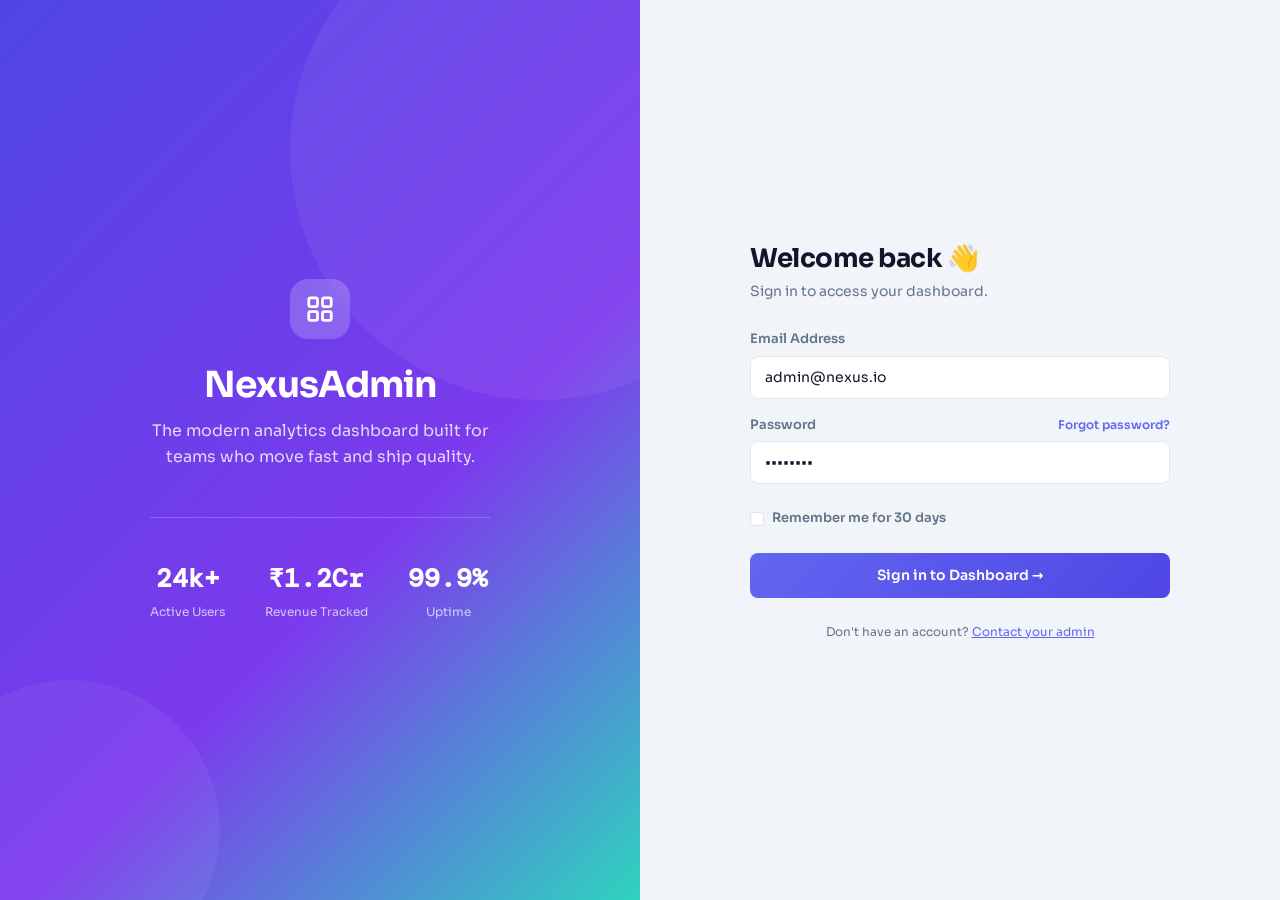
<file: index.html>
<!DOCTYPE html>
<html lang="en" data-theme="light">
<head>
  <meta charset="UTF-8" />
  <meta name="viewport" content="width=device-width, initial-scale=1.0" />
  <title>NexusAdmin — Sign In</title>

  <!-- Bootstrap 5 -->
   <link rel="icon" href="data:image/svg+xml,<svg xmlns='http://www.w3.org/2000/svg' viewBox='0 0 100 100'><text y='.9em' font-size='90'>📊</text></svg>" />
  <link rel="stylesheet" href="https://cdn.jsdelivr.net/npm/bootstrap@5.3.3/dist/css/bootstrap.min.css" />
  <!-- Custom CSS -->
  <link rel="stylesheet" href="./assets/css/custom.css" />

  <style>
    .auth-page {
      min-height: 100vh;
      display: grid;
      grid-template-columns: 1fr 1fr;
    }

    .auth-hero {
      background: linear-gradient(135deg, #4f46e5 0%, #7c3aed 60%, #2dd4bf 100%);
      display: flex;
      flex-direction: column;
      justify-content: center;
      align-items: center;
      padding: 48px;
      color: #fff;
      position: relative;
      overflow: hidden;
    }

    .auth-hero::before {
      content: "";
      position: absolute;
      width: 500px;
      height: 500px;
      border-radius: 50%;
      background: rgba(255,255,255,0.06);
      top: -100px;
      right: -150px;
    }

    .auth-hero::after {
      content: "";
      position: absolute;
      width: 300px;
      height: 300px;
      border-radius: 50%;
      background: rgba(255,255,255,0.05);
      bottom: -80px;
      left: -80px;
    }

    .auth-hero-content { position: relative; z-index: 1; text-align: center; }

    .auth-hero-logo {
      width: 60px;
      height: 60px;
      background: rgba(255,255,255,0.2);
      border-radius: 18px;
      display: flex;
      align-items: center;
      justify-content: center;
      margin: 0 auto 24px;
      backdrop-filter: blur(8px);
    }

    .auth-hero h1 { font-size: 36px; font-weight: 700; letter-spacing: -1px; margin-bottom: 12px; }
    .auth-hero p  { opacity: 0.8; font-size: 16px; max-width: 340px; margin: 0 auto; }

    .auth-stats {
      display: flex;
      gap: 40px;
      margin-top: 48px;
      padding-top: 40px;
      border-top: 1px solid rgba(255,255,255,0.2);
    }

    .auth-stat-value { font-size: 26px; font-weight: 700; font-family: var(--font-mono); }
    .auth-stat-label { font-size: 12px; opacity: 0.7; margin-top: 2px; }

    .auth-form-panel {
      display: flex;
      flex-direction: column;
      justify-content: center;
      align-items: center;
      padding: 48px;
      background: var(--clr-bg);
    }

    .auth-form-box {
      width: 100%;
      max-width: 420px;
    }

    .auth-form-box h2 {
      font-size: 26px;
      font-weight: 700;
      letter-spacing: -0.5px;
      margin-bottom: 6px;
    }

    .form-label {
      font-size: 13px;
      font-weight: 600;
      color: var(--clr-text-muted);
      margin-bottom: 6px;
    }

    .form-control {
      background: var(--clr-surface);
      border: 1px solid var(--clr-border);
      color: var(--clr-text);
      border-radius: var(--radius-sm);
      padding: 10px 14px;
      font-size: 14px;
      font-family: var(--font-base);
      transition: all var(--transition);
    }

    .form-control:focus {
      background: var(--clr-surface);
      color: var(--clr-text);
      border-color: var(--clr-primary);
      box-shadow: 0 0 0 3px rgba(99,102,241,0.15);
    }

    .btn-primary-custom {
      background: linear-gradient(135deg, var(--clr-primary), var(--clr-primary-dark));
      color: #fff;
      border: none;
      border-radius: var(--radius-sm);
      padding: 11px 20px;
      font-size: 14px;
      font-weight: 600;
      width: 100%;
      cursor: pointer;
      font-family: var(--font-base);
      transition: opacity var(--transition), transform var(--transition);
    }

    .btn-primary-custom:hover { opacity: 0.9; transform: translateY(-1px); }
    .btn-primary-custom:active { transform: translateY(0); }

    @media (max-width: 767.98px) {
      .auth-page { grid-template-columns: 1fr; }
      .auth-hero  { display: none; }
      .auth-form-panel { padding: 32px 24px; }
    }
  </style>
</head>
<body>

<div class="auth-page">
  <!-- Hero Panel -->
  <div class="auth-hero">
    <div class="auth-hero-content">
      <div class="auth-hero-logo">
        <svg width="30" height="30" viewBox="0 0 24 24" fill="none" stroke="white" stroke-width="2.2" stroke-linecap="round" stroke-linejoin="round">
          <rect x="3" y="3" width="7" height="7" rx="1.5"/><rect x="14" y="3" width="7" height="7" rx="1.5"/>
          <rect x="3" y="14" width="7" height="7" rx="1.5"/><rect x="14" y="14" width="7" height="7" rx="1.5"/>
        </svg>
      </div>
      <h1>NexusAdmin</h1>
      <p>The modern analytics dashboard built for teams who move fast and ship quality.</p>
      <div class="auth-stats">
        <div>
          <div class="auth-stat-value">24k+</div>
          <div class="auth-stat-label">Active Users</div>
        </div>
        <div>
          <div class="auth-stat-value">₹1.2Cr</div>
          <div class="auth-stat-label">Revenue Tracked</div>
        </div>
        <div>
          <div class="auth-stat-value">99.9%</div>
          <div class="auth-stat-label">Uptime</div>
        </div>
      </div>
    </div>
  </div>

  <!-- Form Panel -->
  <div class="auth-form-panel">
    <div class="auth-form-box">
      <h2>Welcome back 👋</h2>
      <p class="text-muted mb-4" style="font-size:14px;">Sign in to access your dashboard.</p>

      <div class="mb-3">
        <label class="form-label">Email Address</label>
        <input type="email" class="form-control" placeholder="admin@nexus.io" value="admin@nexus.io" />
      </div>

      <div class="mb-4">
        <label class="form-label d-flex justify-content-between">
          Password
          <a href="#" style="font-size:12px; color:var(--clr-primary); text-decoration:none;">Forgot password?</a>
        </label>
        <input type="password" class="form-control" placeholder="••••••••" value="password" />
      </div>

      <div class="d-flex align-items-center gap-2 mb-4">
        <input type="checkbox" id="remember" class="form-check-input m-0" />
        <label for="remember" class="form-label m-0" style="cursor:pointer;">Remember me for 30 days</label>
      </div>

      <a href="./dashboard.html" class="btn-primary-custom d-block text-center text-decoration-none">
        Sign in to Dashboard →
      </a>

      <p class="text-center text-muted mt-4" style="font-size:12px;">
        Don't have an account? <a href="#" style="color:var(--clr-primary);">Contact your admin</a>
      </p>
    </div>
  </div>
</div>

<script src="https://cdn.jsdelivr.net/npm/bootstrap@5.3.3/dist/js/bootstrap.bundle.min.js"></script>
</body>
</html>
</file>
<file: assets/css/custom.css>
/* ============================================================
   custom.css — Mazer Custom Dashboard
   Professional theme built on Bootstrap 5 + CSS custom properties
   ============================================================ */

/* ── Google Fonts ── */
@import url("https://fonts.googleapis.com/css2?family=Sora:wght@400;500;600;700&family=DM+Mono:wght@400;500&display=swap");

/* ── CSS Variables: Light Mode ── */
:root {
  --font-base: "Sora", system-ui, sans-serif;
  --font-mono: "DM Mono", monospace;

  --clr-bg: #f1f5f9;
  --clr-surface: #ffffff;
  --clr-surface-2: #f8fafc;
  --clr-border: #e2e8f0;
  --clr-text: #0f172a;
  --clr-text-muted: #64748b;
  --clr-text-light: #94a3b8;

  --clr-primary: #6366f1;
  --clr-primary-light: #eef2ff;
  --clr-primary-dark: #4f46e5;

  --clr-success: #10b981;
  --clr-success-light: #d1fae5;
  --clr-warning: #f59e0b;
  --clr-warning-light: #fef3c7;
  --clr-danger: #ef4444;
  --clr-danger-light: #fee2e2;
  --clr-info: #3b82f6;
  --clr-info-light: #dbeafe;

  --sidebar-width: 260px;
  --topbar-height: 64px;
  --radius: 12px;
  --radius-sm: 8px;
  --shadow: 0 1px 3px rgba(0,0,0,0.06), 0 4px 16px rgba(0,0,0,0.04);
  --shadow-md: 0 4px 24px rgba(0,0,0,0.08);

  --transition: 0.22s cubic-bezier(0.4, 0, 0.2, 1);
}

/* ── Dark Mode Variables ── */
[data-theme="dark"] {
  --clr-bg: #0d1117;
  --clr-surface: #161b22;
  --clr-surface-2: #1c2330;
  --clr-border: #30363d;
  --clr-text: #e2e8f0;
  --clr-text-muted: #8b949e;
  --clr-text-light: #6e7681;
  --clr-primary-light: #1e1b4b;
  --clr-success-light: #064e3b;
  --clr-warning-light: #451a03;
  --clr-danger-light: #450a0a;
  --clr-info-light: #1e3a5f;
  --shadow: 0 1px 3px rgba(0,0,0,0.3), 0 4px 16px rgba(0,0,0,0.2);
  --shadow-md: 0 4px 24px rgba(0,0,0,0.4);
}

/* ── Reset & Base ── */
*, *::before, *::after { box-sizing: border-box; }

html { scroll-behavior: smooth; }

body {
  font-family: var(--font-base);
  font-size: 14px;
  background: var(--clr-bg);
  color: var(--clr-text);
  margin: 0;
  line-height: 1.6;
  transition: background var(--transition), color var(--transition);
}

/* ── Layout Shell ── */
.app-wrapper {
  display: flex;
  min-height: 100vh;
}

/* ─────────────────────────────────────────
   SIDEBAR
───────────────────────────────────────── */
#sidebar {
  width: var(--sidebar-width);
  min-height: 100vh;
  background: var(--clr-surface);
  border-right: 1px solid var(--clr-border);
  display: flex;
  flex-direction: column;
  position: fixed;
  top: 0;
  left: 0;
  z-index: 100;
  transition: transform var(--transition), background var(--transition);
}

.sidebar-logo {
  display: flex;
  align-items: center;
  gap: 10px;
  padding: 20px 20px 16px;
  border-bottom: 1px solid var(--clr-border);
  text-decoration: none;
}

.sidebar-logo-icon {
  width: 36px;
  height: 36px;
  background: linear-gradient(135deg, var(--clr-primary), var(--clr-primary-dark));
  border-radius: 10px;
  display: flex;
  align-items: center;
  justify-content: center;
  color: #fff;
  flex-shrink: 0;
}

.sidebar-logo-text {
  font-size: 17px;
  font-weight: 700;
  color: var(--clr-text);
  letter-spacing: -0.3px;
}

.sidebar-logo-text span {
  color: var(--clr-primary);
}

.sidebar-nav {
  flex: 1;
  padding: 16px 12px;
  overflow-y: auto;
}

.sidebar-section-label {
  font-size: 10px;
  font-weight: 600;
  letter-spacing: 1px;
  text-transform: uppercase;
  color: var(--clr-text-light);
  padding: 12px 8px 6px;
  margin-top: 8px;
}

.sidebar-section-label:first-child { margin-top: 0; }

.nav-item {
  list-style: none;
}

.nav-link {
  display: flex;
  align-items: center;
  gap: 10px;
  padding: 9px 12px;
  border-radius: var(--radius-sm);
  color: var(--clr-text-muted);
  text-decoration: none;
  font-size: 13.5px;
  font-weight: 500;
  transition: all var(--transition);
  margin-bottom: 2px;
  position: relative;
}

.nav-link:hover {
  background: var(--clr-primary-light);
  color: var(--clr-primary);
}

.nav-link.active {
  background: var(--clr-primary-light);
  color: var(--clr-primary);
}

.nav-link.active::before {
  content: "";
  position: absolute;
  left: 0;
  top: 50%;
  transform: translateY(-50%);
  height: 60%;
  width: 3px;
  background: var(--clr-primary);
  border-radius: 0 3px 3px 0;
}

.nav-link .badge-count {
  margin-left: auto;
  background: var(--clr-danger);
  color: #fff;
  font-size: 10px;
  padding: 1px 6px;
  border-radius: 99px;
}

.sidebar-footer {
  padding: 16px;
  border-top: 1px solid var(--clr-border);
}

.sidebar-user {
  display: flex;
  align-items: center;
  gap: 10px;
}

.sidebar-user-avatar {
  width: 34px;
  height: 34px;
  border-radius: 50%;
  background: linear-gradient(135deg, var(--clr-primary), #818cf8);
  display: flex;
  align-items: center;
  justify-content: center;
  color: #fff;
  font-size: 11px;
  font-weight: 700;
  flex-shrink: 0;
}

.sidebar-user-name { font-weight: 600; font-size: 13px; }
.sidebar-user-role { color: var(--clr-text-muted); font-size: 11px; }

/* ─────────────────────────────────────────
   MAIN CONTENT
───────────────────────────────────────── */
.main-content {
  margin-left: var(--sidebar-width);
  flex: 1;
  display: flex;
  flex-direction: column;
  min-height: 100vh;
  transition: margin var(--transition);
}

/* ─────────────────────────────────────────
   TOPBAR
───────────────────────────────────────── */
.topbar {
  height: var(--topbar-height);
  background: var(--clr-surface);
  border-bottom: 1px solid var(--clr-border);
  display: flex;
  align-items: center;
  justify-content: space-between;
  padding: 0 24px;
  position: sticky;
  top: 0;
  z-index: 50;
  transition: background var(--transition);
}

.topbar-left {
  display: flex;
  align-items: center;
  gap: 12px;
}

.page-title {
  font-size: 18px;
  font-weight: 700;
  margin: 0;
  letter-spacing: -0.3px;
}

.topbar-search {
  position: relative;
  display: flex;
  align-items: center;
}

.topbar-search input {
  padding: 7px 12px 7px 36px;
  border: 1px solid var(--clr-border);
  border-radius: 8px;
  font-size: 13px;
  width: 220px;
  background: var(--clr-bg);
  color: var(--clr-text);
  outline: none;
  font-family: var(--font-base);
  transition: all var(--transition);
}

.topbar-search input:focus {
  border-color: var(--clr-primary);
  width: 260px;
  box-shadow: 0 0 0 3px rgba(99,102,241,0.12);
}

.topbar-search .search-icon {
  position: absolute;
  left: 10px;
  color: var(--clr-text-muted);
  pointer-events: none;
}

.topbar-right {
  display: flex;
  align-items: center;
  gap: 8px;
}

.icon-btn {
  width: 36px;
  height: 36px;
  border: none;
  background: var(--clr-bg);
  border-radius: var(--radius-sm);
  display: flex;
  align-items: center;
  justify-content: center;
  cursor: pointer;
  color: var(--clr-text-muted);
  transition: all var(--transition);
  position: relative;
}

.icon-btn:hover {
  background: var(--clr-primary-light);
  color: var(--clr-primary);
}

.notif-dot {
  position: absolute;
  top: 6px;
  right: 6px;
  width: 8px;
  height: 8px;
  background: var(--clr-danger);
  border-radius: 50%;
  border: 2px solid var(--clr-surface);
}

/* Notification Panel */
.notif-panel {
  position: absolute;
  top: calc(var(--topbar-height) - 4px);
  right: 24px;
  width: 320px;
  background: var(--clr-surface);
  border: 1px solid var(--clr-border);
  border-radius: var(--radius);
  box-shadow: var(--shadow-md);
  z-index: 200;
  display: none;
  animation: fadeIn 0.15s ease;
}

.notif-panel.show { display: block; }

.notif-panel-header {
  display: flex;
  justify-content: space-between;
  align-items: center;
  padding: 14px 16px;
  border-bottom: 1px solid var(--clr-border);
  font-weight: 600;
  font-size: 14px;
}

.notif-panel-item {
  display: flex;
  align-items: flex-start;
  gap: 12px;
  padding: 12px 16px;
  border-bottom: 1px solid var(--clr-border);
  transition: background var(--transition);
}

.notif-panel-item:last-child { border-bottom: none; }
.notif-panel-item:hover { background: var(--clr-surface-2); }

.notif-panel-item.unread { background: var(--clr-primary-light); }

/* ─────────────────────────────────────────
   PAGE BODY
───────────────────────────────────────── */
.page-body {
  padding: 24px;
  flex: 1;
}

/* ─────────────────────────────────────────
   STATS CARDS
───────────────────────────────────────── */
.stat-card {
  background: var(--clr-surface);
  border-radius: var(--radius);
  padding: 20px 22px;
  border: 1px solid var(--clr-border);
  box-shadow: var(--shadow);
  transition: transform var(--transition), box-shadow var(--transition);
}

.stat-card:hover {
  transform: translateY(-2px);
  box-shadow: var(--shadow-md);
}

.stat-card-label {
  font-size: 11.5px;
  font-weight: 600;
  letter-spacing: 0.5px;
  text-transform: uppercase;
  color: var(--clr-text-muted);
  margin-bottom: 6px;
}

.stat-card-value {
  font-size: 28px;
  font-weight: 700;
  letter-spacing: -0.8px;
  color: var(--clr-text);
  line-height: 1.1;
  font-family: var(--font-mono);
}

.stat-card-delta {
  font-size: 12px;
  margin-top: 8px;
  font-weight: 500;
}

.stat-card-delta.positive { color: var(--clr-success); }
.stat-card-delta.negative { color: var(--clr-danger); }

.stat-card-icon {
  width: 44px;
  height: 44px;
  border-radius: 12px;
  display: flex;
  align-items: center;
  justify-content: center;
}

.stat-card-icon--primary { background: var(--clr-primary-light); color: var(--clr-primary); }
.stat-card-icon--success { background: var(--clr-success-light); color: var(--clr-success); }
.stat-card-icon--warning { background: var(--clr-warning-light); color: var(--clr-warning); }
.stat-card-icon--info    { background: var(--clr-info-light);    color: var(--clr-info);    }

/* ─────────────────────────────────────────
   CARDS (Generic)
───────────────────────────────────────── */
.card {
  background: var(--clr-surface) !important;
  border: 1px solid var(--clr-border) !important;
  border-radius: var(--radius) !important;
  box-shadow: var(--shadow) !important;
  transition: background var(--transition);
}

.card-header {
  background: transparent !important;
  border-bottom: 1px solid var(--clr-border) !important;
  padding: 16px 20px !important;
  font-weight: 600;
  font-size: 14px;
}

.card-body { padding: 20px !important; }

/* ─────────────────────────────────────────
   CHART
───────────────────────────────────────── */
.chart-wrapper {
  position: relative;
  height: 280px;
}

.chart-period-btns .btn {
  font-size: 12px;
  padding: 4px 12px;
  border-radius: 6px;
  font-weight: 500;
  font-family: var(--font-base);
}

.chart-period-btns .btn.active {
  background: var(--clr-primary);
  border-color: var(--clr-primary);
  color: #fff;
}

/* ─────────────────────────────────────────
   TABLES
───────────────────────────────────────── */
.table {
  color: var(--clr-text) !important;
  margin: 0 !important;
  font-size: 13.5px;
}

.table th {
  color: var(--clr-text-muted) !important;
  font-weight: 600;
  font-size: 11px;
  letter-spacing: 0.5px;
  text-transform: uppercase;
  border-bottom: 1px solid var(--clr-border) !important;
  padding: 10px 12px !important;
  white-space: nowrap;
}

.table td {
  border-bottom: 1px solid var(--clr-border) !important;
  padding: 10px 12px !important;
  vertical-align: middle !important;
}

.table tbody tr:last-child td { border-bottom: none !important; }

.table-hover tbody tr:hover {
  background: var(--clr-surface-2) !important;
}

/* ─────────────────────────────────────────
   BADGES
───────────────────────────────────────── */
.badge {
  font-size: 11px;
  font-weight: 600;
  padding: 3px 8px;
  border-radius: 6px;
  letter-spacing: 0.2px;
  font-family: var(--font-base);
}

.badge-success   { background: var(--clr-success-light); color: var(--clr-success); }
.badge-warning   { background: var(--clr-warning-light); color: var(--clr-warning); }
.badge-danger    { background: var(--clr-danger-light);  color: var(--clr-danger);  }
.badge-primary   { background: var(--clr-primary-light); color: var(--clr-primary); }
.badge-info      { background: var(--clr-info-light);    color: var(--clr-info);    }
.badge-secondary { background: var(--clr-surface-2);     color: var(--clr-text-muted); border: 1px solid var(--clr-border); }
.badge-light     { background: var(--clr-surface-2);     color: var(--clr-text-muted); }

/* ─────────────────────────────────────────
   AVATAR
───────────────────────────────────────── */
.avatar-sm {
  width: 32px;
  height: 32px;
  border-radius: 50%;
  background: linear-gradient(135deg, var(--clr-primary), #818cf8);
  display: flex;
  align-items: center;
  justify-content: center;
  color: #fff;
  font-size: 10px;
  font-weight: 700;
  flex-shrink: 0;
  letter-spacing: 0.3px;
}

/* ─────────────────────────────────────────
   ACTIVITY FEED
───────────────────────────────────────── */
.activity-item {
  padding: 12px 0;
  border-bottom: 1px solid var(--clr-border);
}

.activity-item:last-child { border-bottom: none; }

.activity-icon {
  width: 34px;
  height: 34px;
  border-radius: 10px;
  display: flex;
  align-items: center;
  justify-content: center;
  flex-shrink: 0;
}

.activity-icon--primary { background: var(--clr-primary-light); color: var(--clr-primary); }
.activity-icon--success { background: var(--clr-success-light); color: var(--clr-success); }
.activity-icon--warning { background: var(--clr-warning-light); color: var(--clr-warning); }
.activity-icon--danger  { background: var(--clr-danger-light);  color: var(--clr-danger);  }
.activity-icon--info    { background: var(--clr-info-light);     color: var(--clr-info);    }

.icon-sm { width: 15px; height: 15px; }

/* ─────────────────────────────────────────
   SEARCH INPUT (in tables)
───────────────────────────────────────── */
.table-search {
  position: relative;
}

.table-search input {
  padding: 7px 12px 7px 34px;
  border: 1px solid var(--clr-border);
  border-radius: var(--radius-sm);
  font-size: 13px;
  background: var(--clr-bg);
  color: var(--clr-text);
  outline: none;
  font-family: var(--font-base);
  min-width: 200px;
  transition: all var(--transition);
}

.table-search input:focus {
  border-color: var(--clr-primary);
  box-shadow: 0 0 0 3px rgba(99,102,241,0.12);
}

.table-search .search-icon {
  position: absolute;
  left: 10px;
  top: 50%;
  transform: translateY(-50%);
  color: var(--clr-text-muted);
  pointer-events: none;
  width: 14px;
  height: 14px;
}

/* ─────────────────────────────────────────
   SIDEBAR OVERLAY (mobile)
───────────────────────────────────────── */
#sidebar-overlay {
  position: fixed;
  inset: 0;
  background: rgba(0,0,0,0.45);
  z-index: 99;
  cursor: pointer;
}

/* ─────────────────────────────────────────
   ANIMATIONS
───────────────────────────────────────── */
@keyframes fadeIn {
  from { opacity: 0; transform: translateY(-6px); }
  to   { opacity: 1; transform: translateY(0); }
}

.fade-in {
  animation: fadeIn 0.25s ease both;
}

/* ─────────────────────────────────────────
   RESPONSIVE
───────────────────────────────────────── */
@media (max-width: 991.98px) {
  #sidebar {
    transform: translateX(-100%);
  }

  #sidebar.sidebar--open {
    transform: translateX(0);
    box-shadow: var(--shadow-md);
  }

  .main-content {
    margin-left: 0;
  }

  .topbar-search input { width: 160px; }
  .topbar-search input:focus { width: 200px; }

  .page-body { padding: 16px; }

  .stat-card-value { font-size: 22px; }
}

@media (max-width: 575.98px) {
  .topbar-search { display: none; }
  .chart-wrapper { height: 220px; }
}

/* ─────────────────────────────────────────
   UTILITY
───────────────────────────────────────── */
.text-primary { color: var(--clr-primary) !important; }
.text-success { color: var(--clr-success) !important; }
.text-danger  { color: var(--clr-danger)  !important; }
.text-warning { color: var(--clr-warning) !important; }
.text-muted   { color: var(--clr-text-muted) !important; }

.gap-2 { gap: 8px !important; }
.gap-3 { gap: 12px !important; }

.fw-semibold { font-weight: 600 !important; }
.small       { font-size: 12px !important; }

/* Scrollbar styling */
::-webkit-scrollbar { width: 6px; height: 6px; }
::-webkit-scrollbar-track { background: transparent; }
::-webkit-scrollbar-thumb { background: var(--clr-border); border-radius: 99px; }
::-webkit-scrollbar-thumb:hover { background: var(--clr-text-light); }
</file>
